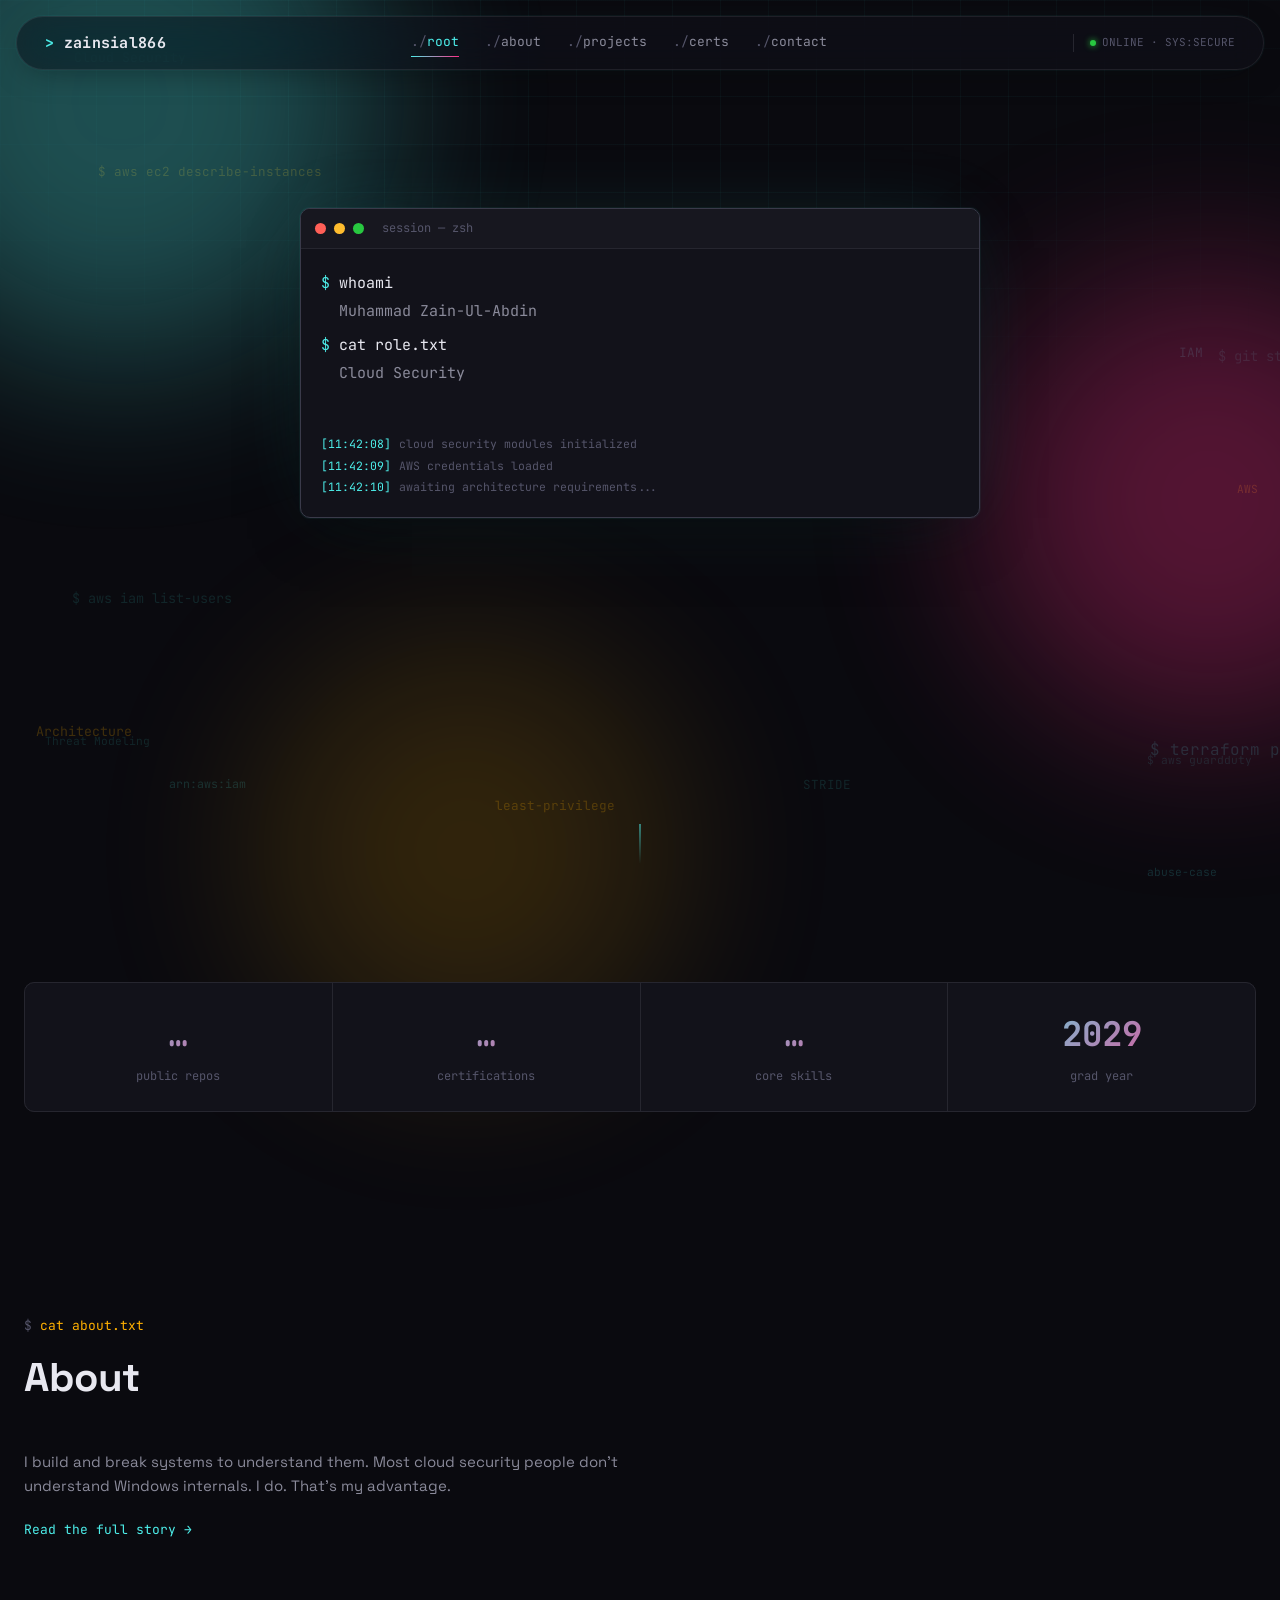
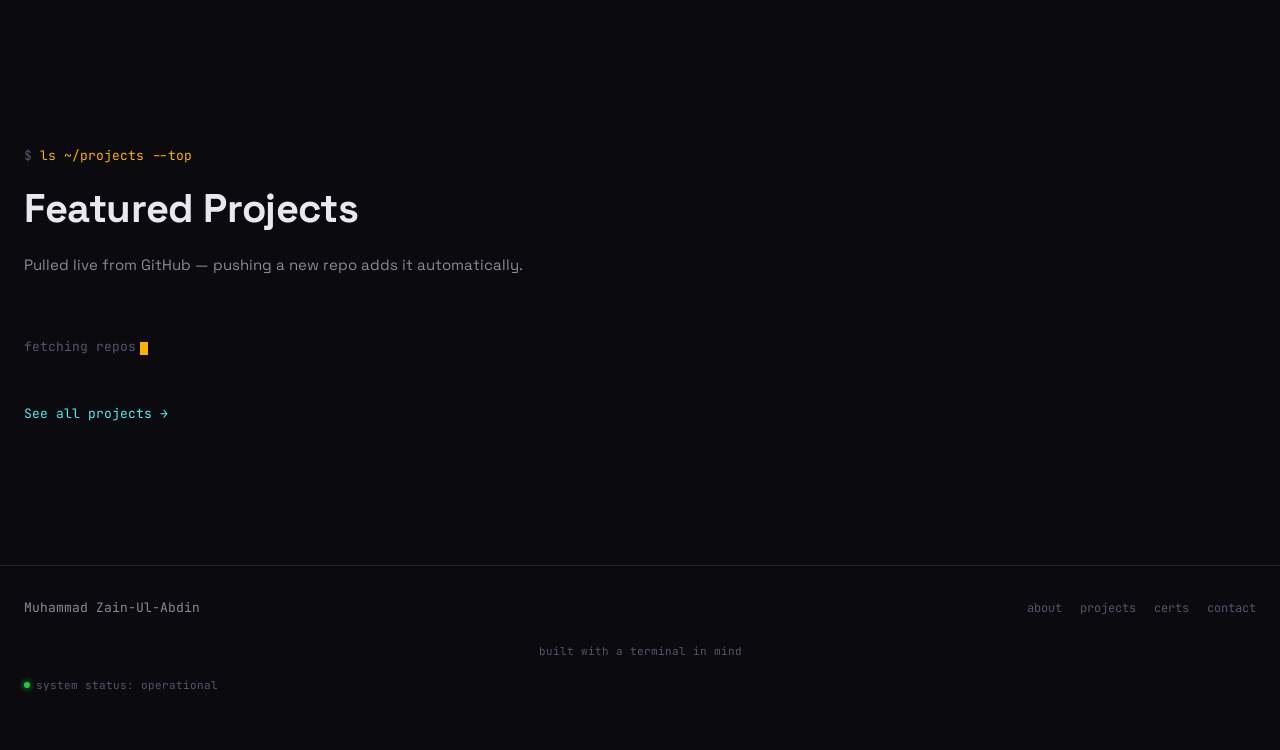
<file: index.html>
<!DOCTYPE html>
<html lang="en">
<head>
<meta charset="UTF-8">
<meta name="viewport" content="width=device-width, initial-scale=1.0">
<title>Muhammad Zain-Ul-Abdin — Offensive Security</title>
<meta name="description" content="Cybersecurity student exploring offensive security, Windows internals, and malware development.">
<link rel="preconnect" href="https://fonts.googleapis.com">
<link rel="preconnect" href="https://fonts.gstatic.com" crossorigin>
<link href="https://fonts.googleapis.com/css2?family=JetBrains+Mono:wght@400;500;700;800&family=Space+Grotesk:wght@400;500;600;700&display=swap" rel="stylesheet">
<link rel="icon" type="image/svg+xml" href="assets/favicon.svg">
<link rel="stylesheet" href="css/style.css">
</head>
<body data-page="home">

<div class="grid-overlay" aria-hidden="true"></div>
<div class="glow-orb glow-orb--1" aria-hidden="true"></div>
<div class="glow-orb glow-orb--2" aria-hidden="true"></div>
<div class="glow-orb glow-orb--3" aria-hidden="true"></div>

<div class="nav-wrap">
  <nav class="nav">
    <div class="nav__brand"><span class="nav__prompt">&gt;</span> <span data-nav-handle></span></div>
    <div class="nav__links">
      <a href="index.html" class="nav__link">root</a>
      <a href="about.html" class="nav__link">about</a>
      <a href="projects.html" class="nav__link">projects</a>
      <a href="certs.html" class="nav__link">certs</a>
      <a href="contact.html" class="nav__link">contact</a>
    </div>
    <div class="nav__status"><span class="nav__status-dot"></span>ONLINE &middot; SYS:SECURE</div>
  </nav>
</div>

<main>

  <section class="hero" id="hero">
    <div class="terminal" id="terminal">
      <div class="terminal__bar">
        <span class="dot dot--red"></span>
        <span class="dot dot--yellow"></span>
        <span class="dot dot--green"></span>
        <span class="terminal__title">session — zsh</span>
      </div>
      <div class="terminal__body" id="terminal-body" aria-live="polite"></div>
      <div class="activity-log" id="activity-log" style="padding:0 20px 18px;"></div>
    </div>
    <div class="hero__tagline-wrap">
      <h1 class="hero__tagline" id="hero-tagline"></h1>
      <p class="hero__location" id="hero-location"></p>
      <div class="status-chips" id="status-chips"></div>
    </div>
    <a href="#stats" class="scroll-cue" aria-label="Scroll down"><span class="scroll-cue__line"></span></a>
  </section>

  <section class="section" id="stats">
    <div class="stats">
      <div class="stat"><div class="stat__value" id="stat-projects">…</div><div class="stat__label">public repos</div></div>
      <div class="stat"><div class="stat__value" id="stat-certs">…</div><div class="stat__label">certifications</div></div>
      <div class="stat"><div class="stat__value" id="stat-skills">…</div><div class="stat__label">core skills</div></div>
      <div class="stat"><div class="stat__value">2029</div><div class="stat__label">grad year</div></div>
    </div>
  </section>

  <section class="section" id="about-teaser-section">
    <div class="section__header">
      <span class="section__label">cat about.txt</span>
      <h2 class="section__title">About</h2>
    </div>
    <p class="section__intro" id="about-teaser" style="max-width:640px;"></p>
    <p style="margin-top:18px;"><a href="about.html" class="cert-card__link" style="font-family:var(--font-mono);color:var(--accent-cyan);font-size:13px;">Read the full story</a></p>
  </section>

  <section class="section" id="featured">
    <div class="section__header">
      <span class="section__label">ls ~/projects --top</span>
      <h2 class="section__title">Featured Projects</h2>
      <p class="section__intro">Pulled live from GitHub — pushing a new repo adds it automatically.</p>
    </div>
    <div class="projects__grid" id="featured-projects">
      <p class="loading-state">fetching repos<span class="cursor"></span></p>
    </div>
    <p style="margin-top:22px;"><a href="projects.html" class="cert-card__link" style="font-family:var(--font-mono);color:var(--accent-cyan);font-size:13px;">See all projects</a></p>
  </section>

</main>

<footer class="footer">
  <span class="footer__name" data-footer-name></span>
  <div class="footer__links">
    <a href="about.html">about</a>
    <a href="projects.html">projects</a>
    <a href="certs.html">certs</a>
    <a href="contact.html">contact</a>
  </div>
  <span class="footer__note">built with a terminal in mind</span>
  <div class="footer__status"><span class="footer__status-dot"></span>system status: operational</div>
</footer>

<script src="js/data.js"></script>
<script src="js/github.js"></script>
<script src="js/script.js"></script>
</body>
</html>
</file>
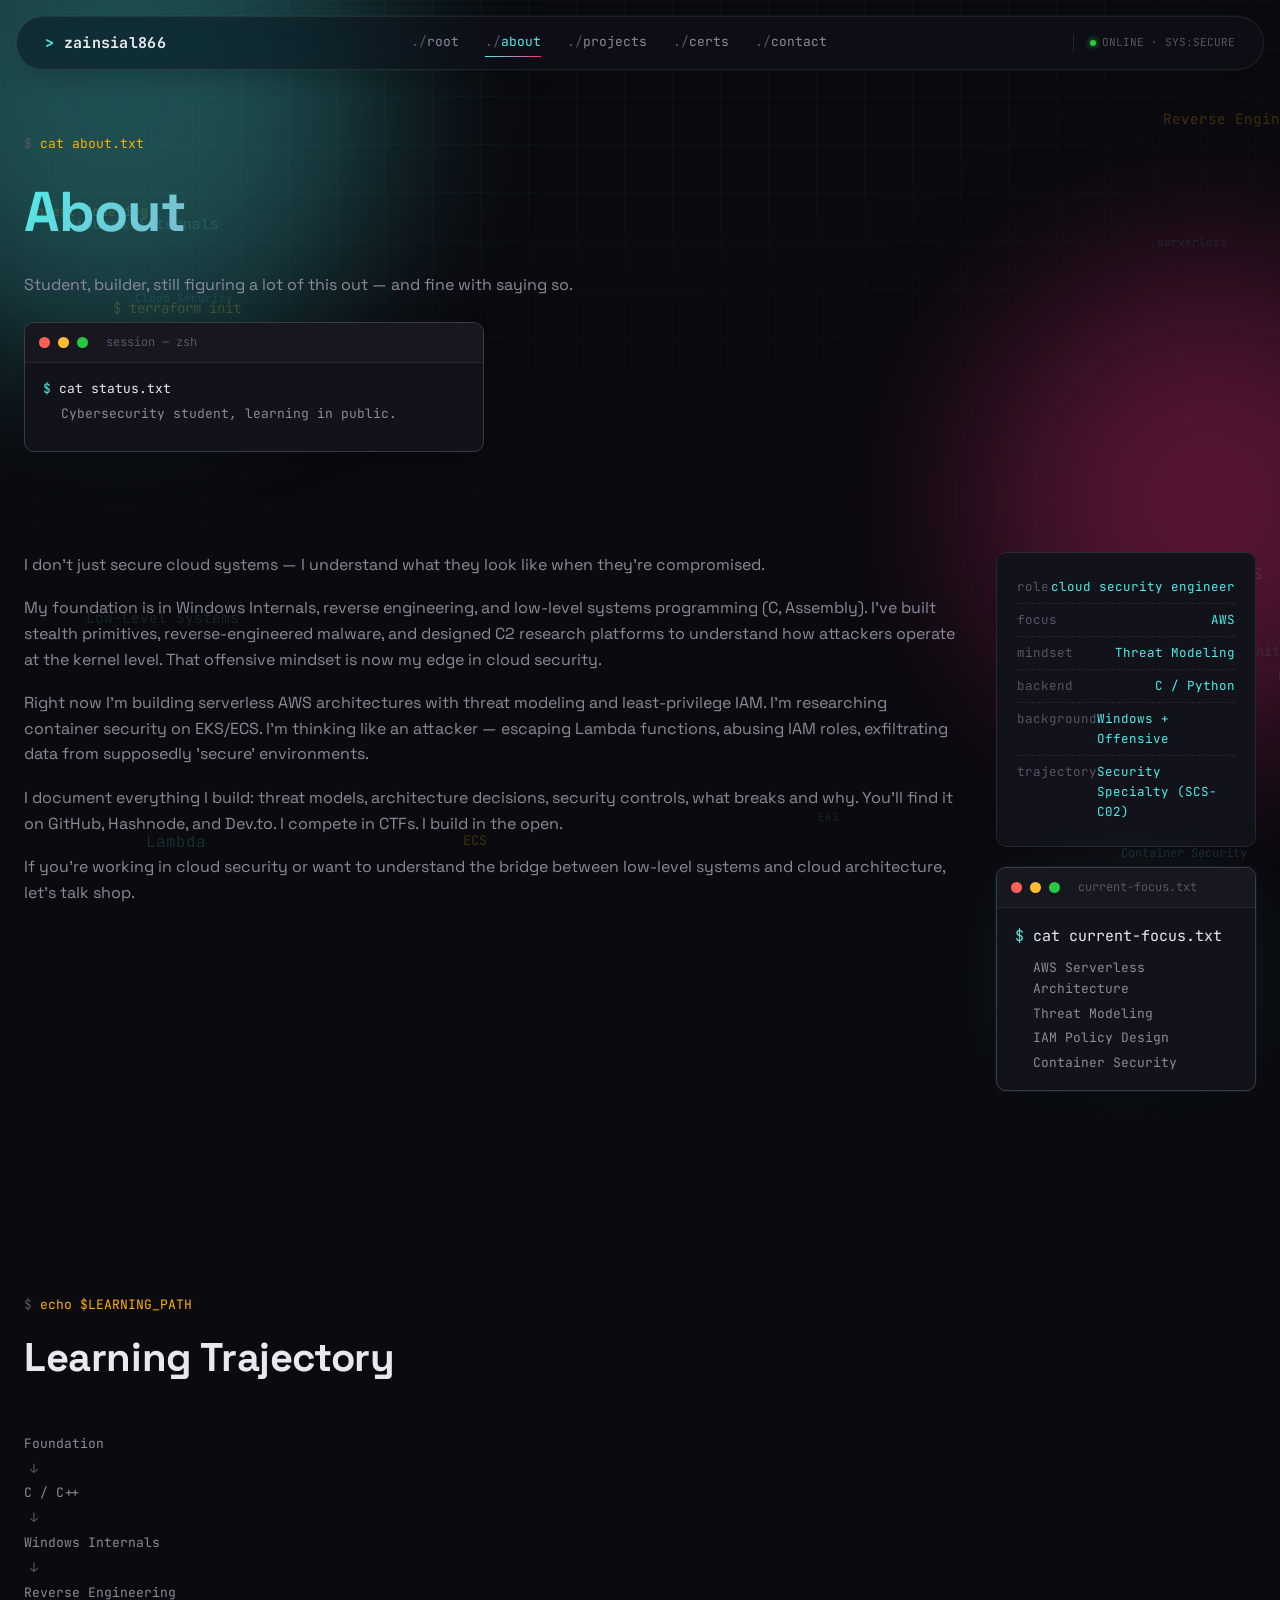
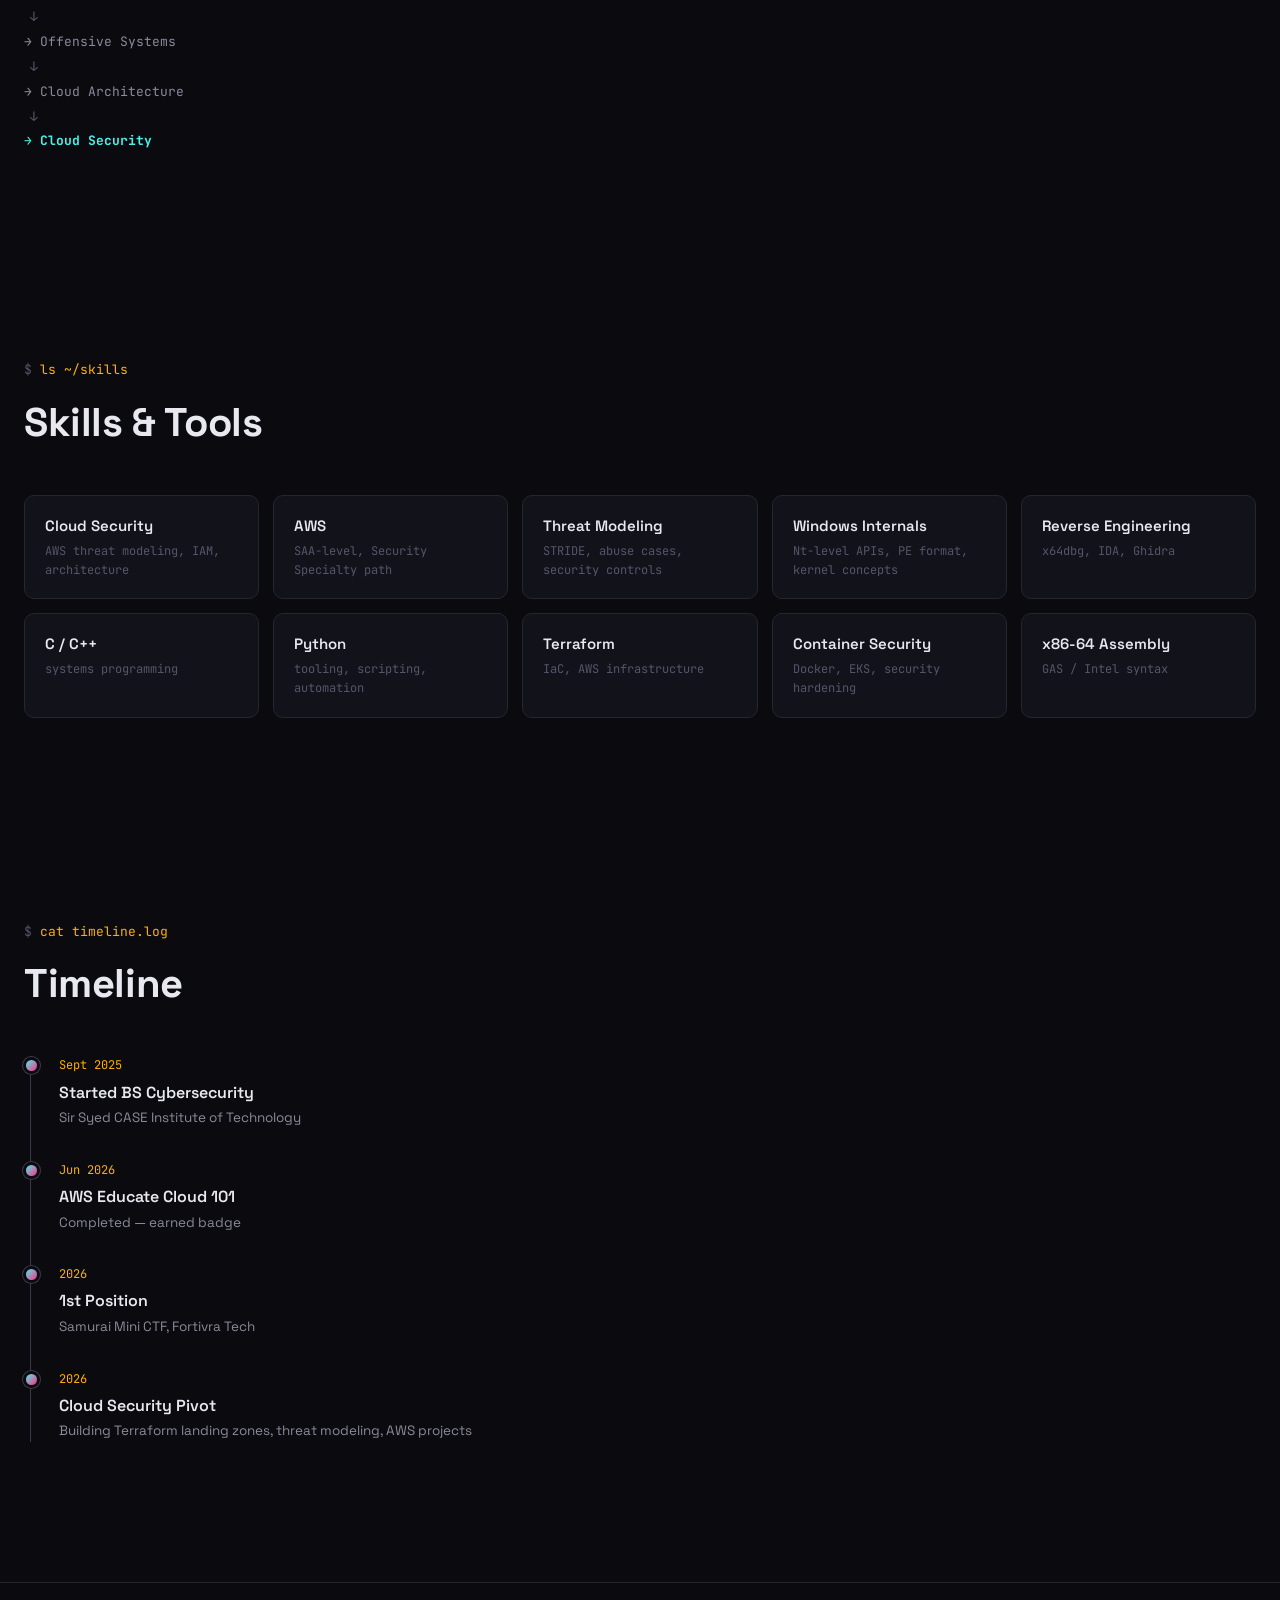
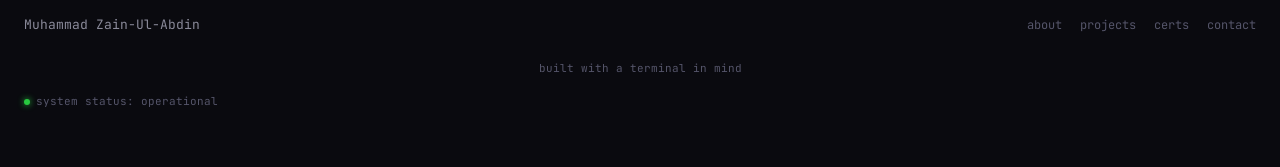
<file: about.html>
<!DOCTYPE html>
<html lang="en">
<head>
<meta charset="UTF-8">
<meta name="viewport" content="width=device-width, initial-scale=1.0">
<title>About — Muhammad Zain-Ul-Abdin</title>
<link rel="preconnect" href="https://fonts.googleapis.com">
<link rel="preconnect" href="https://fonts.gstatic.com" crossorigin>
<link href="https://fonts.googleapis.com/css2?family=JetBrains+Mono:wght@400;500;700;800&family=Space+Grotesk:wght@400;500;600;700&display=swap" rel="stylesheet">
<link rel="icon" type="image/svg+xml" href="assets/favicon.svg">
<link rel="stylesheet" href="css/style.css">
</head>
<body data-page="about">

<div class="grid-overlay" aria-hidden="true"></div>
<div class="glow-orb glow-orb--1" aria-hidden="true"></div>
<div class="glow-orb glow-orb--2" aria-hidden="true"></div>

<div class="nav-wrap">
  <nav class="nav">
    <div class="nav__brand"><span class="nav__prompt">&gt;</span> <span data-nav-handle></span></div>
    <div class="nav__links">
      <a href="index.html" class="nav__link">root</a>
      <a href="about.html" class="nav__link">about</a>
      <a href="projects.html" class="nav__link">projects</a>
      <a href="certs.html" class="nav__link">certs</a>
      <a href="contact.html" class="nav__link">contact</a>
    </div>
    <div class="nav__status"><span class="nav__status-dot"></span>ONLINE &middot; SYS:SECURE</div>
  </nav>
</div>

<main>
  <div class="page-hero">
    <div class="page-hero__eyebrow">cat about.txt</div>
    <h1 class="page-hero__title">About</h1>
    <p class="page-hero__sub">Student, builder, still figuring a lot of this out — and fine with saying so.</p>
    <div class="mini-terminal" id="about-mini-terminal">
      <div class="terminal__bar">
        <span class="dot dot--red"></span><span class="dot dot--yellow"></span><span class="dot dot--green"></span>
        <span class="terminal__title">session — zsh</span>
      </div>
      <div class="terminal__body"></div>
    </div>
  </div>

  <section class="section" id="about-body-section">
    <div class="about-grid">
      <div class="about__body" id="about-body" style="display:flex;flex-direction:column;gap:18px;color:var(--text-dim);font-size:16px;"></div>
      <div style="display:flex;flex-direction:column;gap:20px;">
        <div class="profile-panel reveal" id="profile-panel"></div>
        <div class="terminal reveal" style="width:100%;">
          <div class="terminal__bar">
            <span class="dot dot--red"></span><span class="dot dot--yellow"></span><span class="dot dot--green"></span>
            <span class="terminal__title">current-focus.txt</span>
          </div>
          <div class="terminal__body" style="min-height:unset;padding:16px 18px;">
            <div class="term-line"><span class="term-line__prompt">$ </span><span class="term-line__cmd">cat current-focus.txt</span></div>
            <div id="focus-terminal-list" style="padding-left:18px;font-size:13px;"></div>
          </div>
        </div>
      </div>
    </div>
  </section>

  <section class="section">
    <div class="section__header">
      <span class="section__label">echo $LEARNING_PATH</span>
      <h2 class="section__title">Learning Trajectory</h2>
    </div>
    <div class="trajectory reveal" id="trajectory"></div>
  </section>

  <section class="section">
    <div class="section__header">
      <span class="section__label">ls ~/skills</span>
      <h2 class="section__title">Skills & Tools</h2>
    </div>
    <div class="skills__grid" id="skills-grid"></div>
  </section>

  <section class="section">
    <div class="section__header">
      <span class="section__label">cat timeline.log</span>
      <h2 class="section__title">Timeline</h2>
    </div>
    <div class="timeline" id="timeline"></div>
  </section>
</main>

<footer class="footer">
  <span class="footer__name" data-footer-name></span>
  <div class="footer__links">
    <a href="about.html">about</a>
    <a href="projects.html">projects</a>
    <a href="certs.html">certs</a>
    <a href="contact.html">contact</a>
  </div>
  <span class="footer__note">built with a terminal in mind</span>
  <div class="footer__status"><span class="footer__status-dot"></span>system status: operational</div>
</footer>

<script src="js/data.js"></script>
<script src="js/github.js"></script>
<script src="js/script.js"></script>
</body>
</html>
</file>
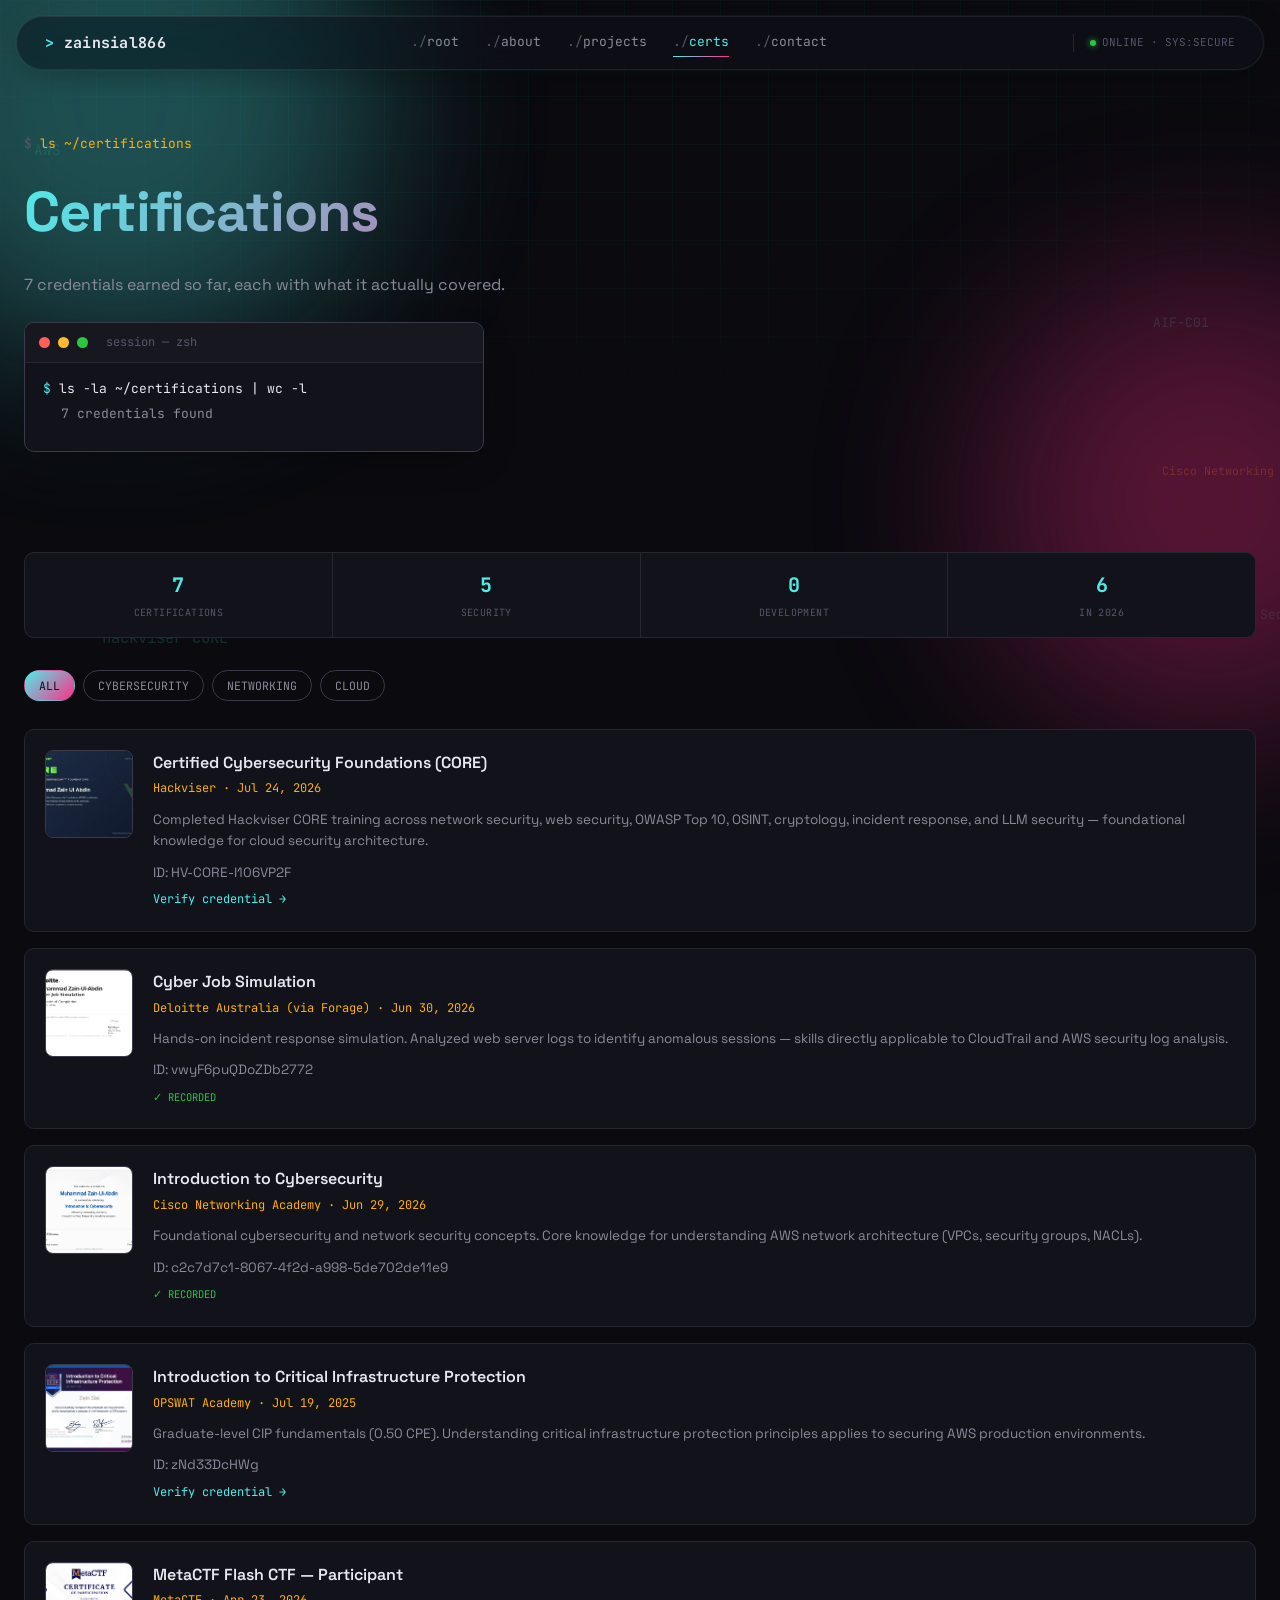
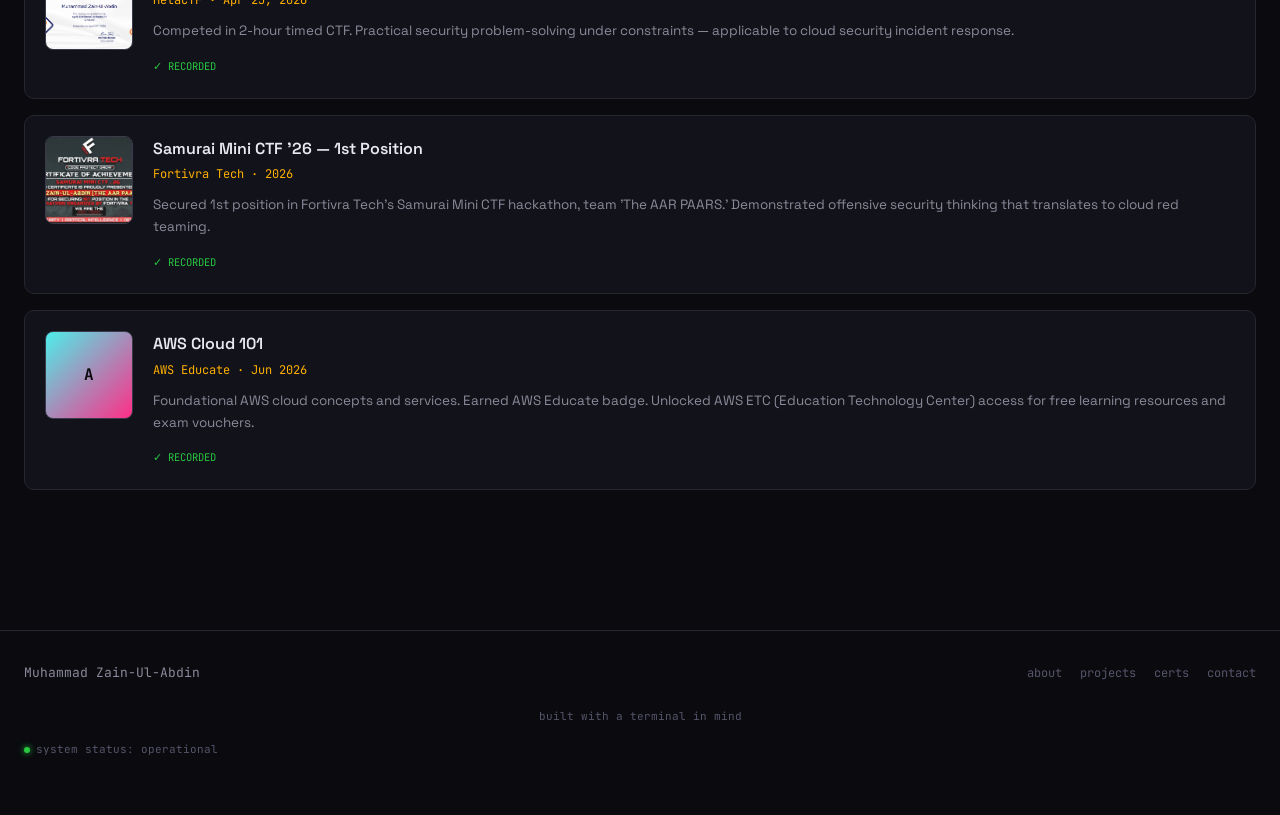
<file: certs.html>
<!DOCTYPE html>
<html lang="en">
<head>
<meta charset="UTF-8">
<meta name="viewport" content="width=device-width, initial-scale=1.0">
<title>Certifications — Muhammad Zain-Ul-Abdin</title>
<link rel="preconnect" href="https://fonts.googleapis.com">
<link rel="preconnect" href="https://fonts.gstatic.com" crossorigin>
<link href="https://fonts.googleapis.com/css2?family=JetBrains+Mono:wght@400;500;700;800&family=Space+Grotesk:wght@400;500;600;700&display=swap" rel="stylesheet">
<link rel="icon" type="image/svg+xml" href="assets/favicon.svg">
<link rel="stylesheet" href="css/style.css">
</head>
<body data-page="certs">

<div class="grid-overlay" aria-hidden="true"></div>
<div class="glow-orb glow-orb--1" aria-hidden="true"></div>
<div class="glow-orb glow-orb--2" aria-hidden="true"></div>

<div class="nav-wrap">
  <nav class="nav">
    <div class="nav__brand"><span class="nav__prompt">&gt;</span> <span data-nav-handle></span></div>
    <div class="nav__links">
      <a href="index.html" class="nav__link">root</a>
      <a href="about.html" class="nav__link">about</a>
      <a href="projects.html" class="nav__link">projects</a>
      <a href="certs.html" class="nav__link">certs</a>
      <a href="contact.html" class="nav__link">contact</a>
    </div>
    <div class="nav__status"><span class="nav__status-dot"></span>ONLINE &middot; SYS:SECURE</div>
  </nav>
</div>

<main>
  <div class="page-hero">
    <div class="page-hero__eyebrow">ls ~/certifications</div>
    <h1 class="page-hero__title">Certifications</h1>
    <p class="page-hero__sub"><span id="stat-certs-page">…</span> credentials earned so far, each with what it actually covered.</p>
    <div class="mini-terminal" id="certs-mini-terminal">
      <div class="terminal__bar">
        <span class="dot dot--red"></span><span class="dot dot--yellow"></span><span class="dot dot--green"></span>
        <span class="terminal__title">session — zsh</span>
      </div>
      <div class="terminal__body"></div>
    </div>
  </div>

  <section class="section">
    <div class="mini-stats" id="certs-stats">
      <div class="mini-stat"><div class="mini-stat__value">…</div><div class="mini-stat__label">CERTIFICATIONS</div></div>
    </div>
    <div class="filter-pills" id="certs-filter"></div>
    <div class="certs__list" id="certs-list"></div>
  </section>
</main>

<footer class="footer">
  <span class="footer__name" data-footer-name></span>
  <div class="footer__links">
    <a href="about.html">about</a>
    <a href="projects.html">projects</a>
    <a href="certs.html">certs</a>
    <a href="contact.html">contact</a>
  </div>
  <span class="footer__note">built with a terminal in mind</span>
  <div class="footer__status"><span class="footer__status-dot"></span>system status: operational</div>
</footer>

<script src="js/data.js"></script>
<script src="js/github.js"></script>
<script src="js/script.js"></script>
</body>
</html>
</file>
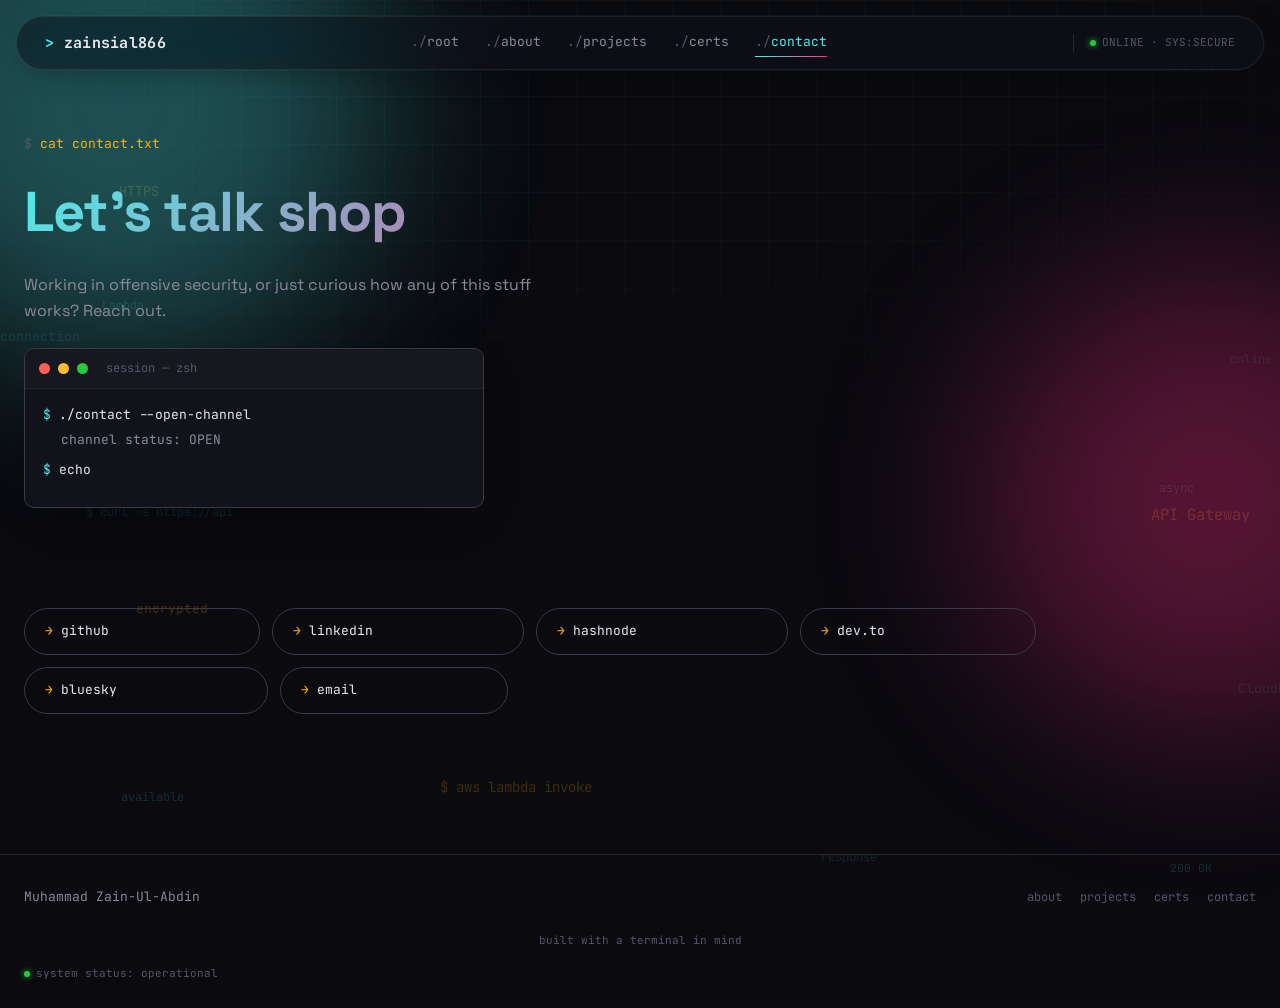
<file: contact.html>
<!DOCTYPE html>
<html lang="en">
<head>
<meta charset="UTF-8">
<meta name="viewport" content="width=device-width, initial-scale=1.0">
<title>Contact — Muhammad Zain-Ul-Abdin</title>
<link rel="preconnect" href="https://fonts.googleapis.com">
<link rel="preconnect" href="https://fonts.gstatic.com" crossorigin>
<link href="https://fonts.googleapis.com/css2?family=JetBrains+Mono:wght@400;500;700;800&family=Space+Grotesk:wght@400;500;600;700&display=swap" rel="stylesheet">
<link rel="icon" type="image/svg+xml" href="assets/favicon.svg">
<link rel="stylesheet" href="css/style.css">
</head>
<body data-page="contact">

<div class="grid-overlay" aria-hidden="true"></div>
<div class="glow-orb glow-orb--1" aria-hidden="true"></div>
<div class="glow-orb glow-orb--2" aria-hidden="true"></div>

<div class="nav-wrap">
  <nav class="nav">
    <div class="nav__brand"><span class="nav__prompt">&gt;</span> <span data-nav-handle></span></div>
    <div class="nav__links">
      <a href="index.html" class="nav__link">root</a>
      <a href="about.html" class="nav__link">about</a>
      <a href="projects.html" class="nav__link">projects</a>
      <a href="certs.html" class="nav__link">certs</a>
      <a href="contact.html" class="nav__link">contact</a>
    </div>
    <div class="nav__status"><span class="nav__status-dot"></span>ONLINE &middot; SYS:SECURE</div>
  </nav>
</div>

<main>
  <div class="page-hero">
    <div class="page-hero__eyebrow">cat contact.txt</div>
    <h1 class="page-hero__title">Let's talk shop</h1>
    <p class="page-hero__sub">Working in offensive security, or just curious how any of this stuff works? Reach out.</p>
    <div class="mini-terminal" id="contact-mini-terminal">
      <div class="terminal__bar">
        <span class="dot dot--red"></span><span class="dot dot--yellow"></span><span class="dot dot--green"></span>
        <span class="terminal__title">session — zsh</span>
      </div>
      <div class="terminal__body"></div>
    </div>
  </div>

  <section class="section">
    <div class="contact__links" id="contact-links"></div>
  </section>
</main>

<footer class="footer">
  <span class="footer__name" data-footer-name></span>
  <div class="footer__links">
    <a href="about.html">about</a>
    <a href="projects.html">projects</a>
    <a href="certs.html">certs</a>
    <a href="contact.html">contact</a>
  </div>
  <span class="footer__note">built with a terminal in mind</span>
  <div class="footer__status"><span class="footer__status-dot"></span>system status: operational</div>
</footer>

<script src="js/data.js"></script>
<script src="js/github.js"></script>
<script src="js/script.js"></script>
</body>
</html>
</file>
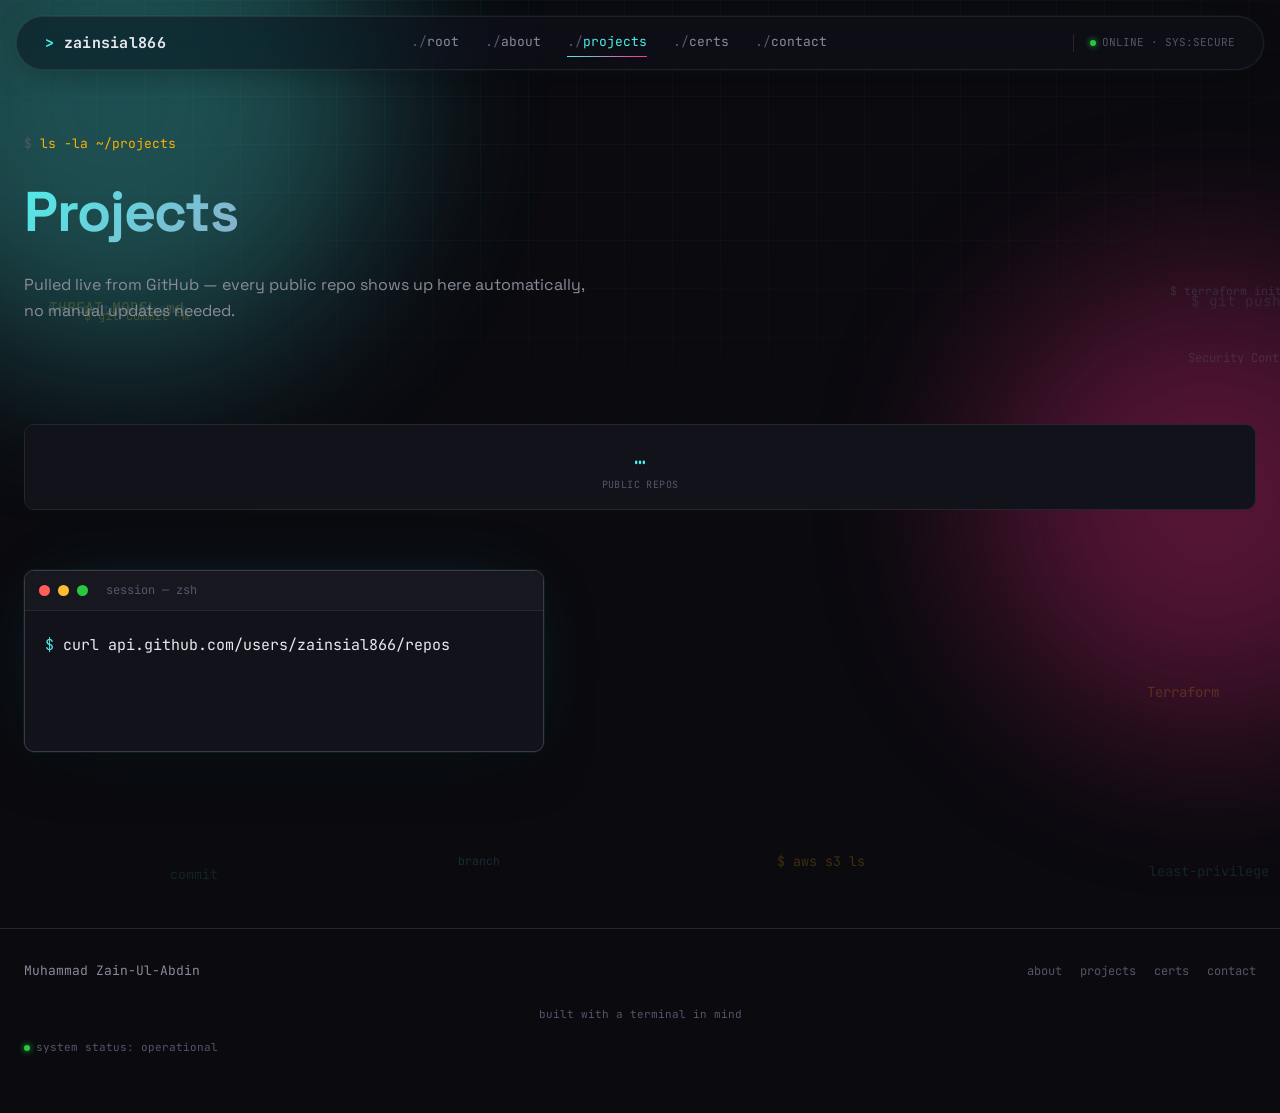
<file: projects.html>
<!DOCTYPE html>
<html lang="en">
<head>
<meta charset="UTF-8">
<meta name="viewport" content="width=device-width, initial-scale=1.0">
<title>Projects — Muhammad Zain-Ul-Abdin</title>
<link rel="preconnect" href="https://fonts.googleapis.com">
<link rel="preconnect" href="https://fonts.gstatic.com" crossorigin>
<link href="https://fonts.googleapis.com/css2?family=JetBrains+Mono:wght@400;500;700;800&family=Space+Grotesk:wght@400;500;600;700&display=swap" rel="stylesheet">
<link rel="icon" type="image/svg+xml" href="assets/favicon.svg">
<link rel="stylesheet" href="css/style.css">
</head>
<body data-page="projects">

<div class="grid-overlay" aria-hidden="true"></div>
<div class="glow-orb glow-orb--1" aria-hidden="true"></div>
<div class="glow-orb glow-orb--2" aria-hidden="true"></div>

<div class="nav-wrap">
  <nav class="nav">
    <div class="nav__brand"><span class="nav__prompt">&gt;</span> <span data-nav-handle></span></div>
    <div class="nav__links">
      <a href="index.html" class="nav__link">root</a>
      <a href="about.html" class="nav__link">about</a>
      <a href="projects.html" class="nav__link">projects</a>
      <a href="certs.html" class="nav__link">certs</a>
      <a href="contact.html" class="nav__link">contact</a>
    </div>
    <div class="nav__status"><span class="nav__status-dot"></span>ONLINE &middot; SYS:SECURE</div>
  </nav>
</div>

<main>
  <div class="page-hero">
    <div class="page-hero__eyebrow">ls -la ~/projects</div>
    <h1 class="page-hero__title">Projects</h1>
    <p class="page-hero__sub">Pulled live from GitHub — every public repo shows up here automatically, no manual updates needed.</p>
  </div>

  <section class="section">
    <div class="mini-stats" id="projects-stats">
      <div class="mini-stat"><div class="mini-stat__value">…</div><div class="mini-stat__label">PUBLIC REPOS</div></div>
    </div>
    <div class="filter-pills" id="projects-filter"></div>
    <div class="terminal" style="width:100%;max-width:520px;margin-bottom:36px;">
      <div class="terminal__bar">
        <span class="dot dot--red"></span>
        <span class="dot dot--yellow"></span>
        <span class="dot dot--green"></span>
        <span class="terminal__title">session — zsh</span>
      </div>
      <div class="terminal__body" id="loading-terminal"></div>
    </div>
    <div class="projects__grid" id="projects-grid"></div>
  </section>
</main>

<footer class="footer">
  <span class="footer__name" data-footer-name></span>
  <div class="footer__links">
    <a href="about.html">about</a>
    <a href="projects.html">projects</a>
    <a href="certs.html">certs</a>
    <a href="contact.html">contact</a>
  </div>
  <span class="footer__note">built with a terminal in mind</span>
  <div class="footer__status"><span class="footer__status-dot"></span>system status: operational</div>
</footer>

<script src="js/data.js"></script>
<script src="js/github.js"></script>
<script src="js/script.js"></script>
</body>
</html>
</file>
<file: css/style.css>
/* ============================================================
   TOKENS
   ============================================================ */
:root {
  --bg-void: #0a0a0f;
  --bg-panel: #12121a;
  --bg-panel-raised: #17171f;
  --border-dim: #26262f;
  --border-glow: #3a3a4a;

  --text-primary: #e8e8f0;
  --text-dim: #8a8a9a;
  --text-faint: #55556a;

  --accent-cyan: #4deeea;
  --accent-magenta: #ff2e88;
  --accent-amber: #ffb000;

  --grad-primary: linear-gradient(135deg, var(--accent-cyan) 0%, var(--accent-magenta) 100%);
  --grad-panel: linear-gradient(160deg, rgba(77,238,234,0.06) 0%, rgba(255,46,136,0.04) 100%);

  --font-mono: 'JetBrains Mono', ui-monospace, Menlo, monospace;
  --font-sans: 'Space Grotesk', -apple-system, sans-serif;

  --radius: 10px;
  --max-width: 1760px;
}

@media (prefers-reduced-motion: reduce) {
  *, *::before, *::after {
    animation-duration: 0.01ms !important;
    animation-iteration-count: 1 !important;
    transition-duration: 0.01ms !important;
    scroll-behavior: auto !important;
  }
}

/* ============================================================
   RESET / BASE
   ============================================================ */
* { box-sizing: border-box; margin: 0; padding: 0; }
html { scroll-behavior: smooth; }
body {
  background: var(--bg-void);
  color: var(--text-primary);
  font-family: var(--font-sans);
  line-height: 1.6;
  overflow-x: hidden;
  position: relative;
  min-height: 100vh;
  animation: pageFadeIn 0.5s ease;
}
@keyframes pageFadeIn { from { opacity: 0; } to { opacity: 1; } }
a { color: inherit; text-decoration: none; }
::selection { background: var(--accent-magenta); color: var(--bg-void); }
a:focus-visible, button:focus-visible {
  outline: 2px solid var(--accent-cyan);
  outline-offset: 3px;
  border-radius: 4px;
}
img { max-width: 100%; display: block; }

/* ============================================================
   AMBIENT BACKGROUND
   ============================================================ */
.grid-overlay {
  position: fixed;
  inset: 0;
  z-index: 0;
  pointer-events: none;
  background-image:
    linear-gradient(rgba(77,238,234,0.035) 1px, transparent 1px),
    linear-gradient(90deg, rgba(77,238,234,0.035) 1px, transparent 1px);
  background-size: 48px 48px;
  mask-image: radial-gradient(ellipse 80% 60% at 50% 0%, #000 40%, transparent 90%);
}
.glow-orb {
  position: fixed;
  border-radius: 50%;
  filter: blur(90px);
  z-index: 0;
  pointer-events: none;
  opacity: 0.3;
}
.glow-orb--1 { width: 520px; height: 520px; top: -160px; left: -140px; background: var(--accent-cyan); animation: drift1 18s ease-in-out infinite alternate; }
.glow-orb--2 { width: 460px; height: 460px; top: 30%; right: -160px; background: var(--accent-magenta); animation: drift2 21s ease-in-out infinite alternate; }
.glow-orb--3 { width: 420px; height: 420px; bottom: -160px; left: 20%; background: var(--accent-amber); opacity: 0.16; animation: drift3 25s ease-in-out infinite alternate-reverse; }
@keyframes drift1 { 0% { transform: translate(0,0) scale(1); } 50% { transform: translate(140px, 120px) scale(1.15); } 100% { transform: translate(40px, 200px) scale(0.95); } }
@keyframes drift2 { 0% { transform: translate(0,0) scale(1); } 50% { transform: translate(-160px, -80px) scale(1.1); } 100% { transform: translate(-60px, 60px) scale(0.9); } }
@keyframes drift3 { 0% { transform: translate(0,0) scale(1); } 50% { transform: translate(100px, -100px) scale(1.2); } 100% { transform: translate(-80px, -40px) scale(1); } }

.floating-cmds {
  position: fixed;
  inset: 0;
  overflow: hidden;
  z-index: 0;
  pointer-events: none;
}
.floating-cmd {
  position: absolute;
  font-family: var(--font-mono);
  font-size: 12px;
  white-space: nowrap;
  color: rgba(77,238,234,0.16);
  animation-name: floatSwim;
  animation-timing-function: ease-in-out;
  animation-iteration-count: infinite;
  pointer-events: auto;
  transition: color 0.25s ease, text-shadow 0.25s ease, transform 0.2s ease;
}
.floating-cmd--dim { color: rgba(77,238,234,0.12); }
.floating-cmd--bright { color: rgba(77,238,234,0.24); }
.floating-cmd:hover {
  color: rgba(77,238,234,0.95);
  text-shadow: 0 0 12px rgba(77,238,234,0.7);
  transform: scale(1.08);
}
.floating-cmd--magenta.floating-cmd--dim { color: rgba(255,46,136,0.11); }
.floating-cmd--magenta.floating-cmd--bright { color: rgba(255,46,136,0.22); }
.floating-cmd--magenta:hover { color: rgba(255,46,136,0.95); text-shadow: 0 0 12px rgba(255,46,136,0.7); }
.floating-cmd--amber.floating-cmd--dim { color: rgba(255,176,0,0.11); }
.floating-cmd--amber.floating-cmd--bright { color: rgba(255,176,0,0.22); }
.floating-cmd--amber:hover { color: rgba(255,176,0,0.95); text-shadow: 0 0 12px rgba(255,176,0,0.7); }
@keyframes floatSwim {
  0%   { transform: translateY(0) rotate(var(--rot, 12deg)); opacity: 0.5; }
  50%  { transform: translateY(-36px) rotate(calc(var(--rot, 12deg) * -1)); opacity: 0.9; }
  100% { transform: translateY(0) rotate(var(--rot, 12deg)); opacity: 0.5; }
}
@media (max-width: 900px) {
  .floating-cmds { display: none; }
}

/* Small inline terminal used on about/certs/contact page heroes */
.mini-terminal {
  width: min(460px, 100%);
  background: var(--bg-panel);
  border: 1px solid var(--border-glow);
  border-radius: var(--radius);
  overflow: hidden;
  margin-top: 24px;
  box-shadow: 0 12px 40px -18px rgba(0,0,0,0.6);
}
.mini-terminal .terminal__body { padding: 16px 18px; font-size: 13px; min-height: unset; }
.nav-wrap {
  position: sticky;
  top: 16px;
  z-index: 50;
  display: flex;
  justify-content: center;
  padding: 0 16px;
}
.nav {
  width: 100%;
  max-width: 1680px;
  display: flex;
  align-items: center;
  justify-content: space-between;
  gap: 20px;
  padding: 14px 28px;
  background: rgba(18,18,26,0.55);
  backdrop-filter: blur(18px) saturate(150%);
  -webkit-backdrop-filter: blur(18px) saturate(150%);
  border: 1px solid rgba(255,255,255,0.08);
  border-radius: 999px;
  box-shadow: 0 8px 32px -12px rgba(0,0,0,0.5), 0 0 0 1px rgba(77,238,234,0.04), 0 0 40px -20px rgba(77,238,234,0.15);
  transition: transform 0.25s ease, box-shadow 0.25s ease;
}
.nav:hover { transform: translateY(-1px); box-shadow: 0 12px 40px -12px rgba(0,0,0,0.55), 0 0 0 1px rgba(77,238,234,0.08), 0 0 50px -18px rgba(77,238,234,0.22); }
.nav__brand {
  font-family: var(--font-mono);
  font-weight: 700;
  font-size: 15px;
  letter-spacing: 0.02em;
  white-space: nowrap;
  cursor: pointer;
}
.nav__prompt { color: var(--accent-cyan); }
.nav__links {
  display: flex;
  align-items: center;
  gap: clamp(14px, 3vw, 26px);
  font-family: var(--font-mono);
  font-size: 13px;
}
.nav__link {
  color: var(--text-dim);
  position: relative;
  transition: color 0.2s ease;
  white-space: nowrap;
  padding-bottom: 2px;
}
.nav__link::before { content: "./"; color: var(--text-faint); }
.nav__link::after {
  content: "";
  position: absolute;
  left: 0; bottom: -3px;
  width: 0; height: 1px;
  background: var(--grad-primary);
  transition: width 0.25s ease;
}
.nav__link:hover, .nav__link.is-active { color: var(--accent-cyan); }
.nav__link.is-active::after { width: 100%; }
.nav__status {
  display: flex;
  align-items: center;
  gap: 6px;
  font-family: var(--font-mono);
  font-size: 11px;
  color: var(--text-faint);
  white-space: nowrap;
  padding-left: 16px;
  border-left: 1px solid var(--border-dim);
}
.nav__status-dot {
  width: 6px; height: 6px; border-radius: 50%;
  background: #28c840;
  box-shadow: 0 0 6px #28c840;
  animation: statusPulse 2s ease-in-out infinite;
}
@keyframes statusPulse { 0%,100% { opacity: 1; } 50% { opacity: 0.4; } }
@media (max-width: 860px) {
  .nav__status { display: none; }
}
@media (max-width: 640px) {
  .nav { padding: 12px 18px; border-radius: 22px; }
  .nav__links { gap: 12px; font-size: 11.5px; }
}

/* ============================================================
   LAYOUT HELPERS
   ============================================================ */
main { position: relative; z-index: 1; }
.section {
  max-width: var(--max-width);
  margin: 0 auto;
  padding: clamp(56px, 9vw, 100px) clamp(20px, 5vw, 24px);
}
.section__header { margin-bottom: 40px; }
.section__label {
  display: inline-block;
  font-family: var(--font-mono);
  font-size: 13px;
  color: var(--accent-amber);
  margin-bottom: 10px;
}
.section__label::before { content: "$ "; color: var(--text-faint); }
.section__title { font-size: clamp(28px, 4vw, 40px); font-weight: 700; letter-spacing: -0.01em; }
.section__intro { color: var(--text-dim); max-width: 560px; margin-top: 12px; font-size: 15px; }
.page-hero {
  max-width: var(--max-width);
  margin: 0 auto;
  padding: clamp(48px, 8vw, 80px) clamp(20px, 5vw, 24px) 0;
}
.page-hero__eyebrow {
  font-family: var(--font-mono);
  font-size: 13px;
  color: var(--accent-amber);
  margin-bottom: 12px;
}
.page-hero__eyebrow::before { content: "$ "; color: var(--text-faint); }
.page-hero__title {
  font-size: clamp(34px, 6vw, 56px);
  font-weight: 700;
  letter-spacing: -0.02em;
  background: var(--grad-primary);
  -webkit-background-clip: text;
  background-clip: text;
  color: transparent;
  max-width: 780px;
}
.page-hero__sub { color: var(--text-dim); max-width: 560px; margin-top: 16px; font-size: 16px; }

.reveal { opacity: 0; transform: translateY(16px); transition: opacity 0.6s ease, transform 0.6s ease; }
.reveal.is-visible { opacity: 1; transform: translateY(0); }

/* ============================================================
   HERO (home)
   ============================================================ */
.hero {
  min-height: 92vh;
  display: flex;
  flex-direction: column;
  align-items: center;
  justify-content: center;
  padding: 60px 20px 60px;
  position: relative;
  gap: 36px;
}
.terminal {
  width: min(680px, 92vw);
  background: var(--bg-panel);
  border: 1px solid var(--border-glow);
  border-radius: var(--radius);
  overflow: hidden;
  box-shadow: 0 0 0 1px rgba(77,238,234,0.05), 0 20px 60px -20px rgba(0,0,0,0.6), 0 0 80px -20px rgba(77,238,234,0.15);
}
.terminal__bar { display: flex; align-items: center; gap: 8px; padding: 10px 14px; background: var(--bg-panel-raised); border-bottom: 1px solid var(--border-dim); }
.dot { width: 11px; height: 11px; border-radius: 50%; }
.dot--red { background: #ff5f57; } .dot--yellow { background: #febc2e; } .dot--green { background: #28c840; }
.terminal__title { margin-left: 10px; font-family: var(--font-mono); font-size: 12px; color: var(--text-faint); }
.terminal__body { padding: 22px 20px 26px; font-family: var(--font-mono); font-size: clamp(13px, 2.4vw, 15px); min-height: 140px; }
.term-line { margin-bottom: 10px; }
.term-line__prompt { color: var(--accent-cyan); }
.term-line__cmd { color: var(--text-primary); }
.term-line__output { color: var(--text-dim); display: block; margin-top: 4px; padding-left: 18px; }
.cursor { display: inline-block; width: 8px; height: 1em; background: var(--accent-amber); vertical-align: text-bottom; animation: blink 1s step-end infinite; }
@keyframes blink { 50% { opacity: 0; } }

.hero__tagline-wrap { text-align: center; opacity: 0; transform: translateY(10px); transition: opacity 0.8s ease, transform 0.8s ease; }
.hero__tagline-wrap.is-visible { opacity: 1; transform: translateY(0); }
.hero__tagline { font-size: clamp(20px, 3.6vw, 30px); font-weight: 600; max-width: 680px; background: var(--grad-primary); -webkit-background-clip: text; background-clip: text; color: transparent; }
.hero__location { margin-top: 10px; font-family: var(--font-mono); font-size: 13px; color: var(--text-faint); }

.scroll-cue { position: absolute; bottom: 18px; left: 50%; transform: translateX(-50%); width: 1px; height: 40px; }
.scroll-cue__line { display: block; width: 1px; height: 100%; background: linear-gradient(var(--accent-cyan), transparent); animation: scrollpulse 1.8s ease-in-out infinite; }
@keyframes scrollpulse { 0%,100% { opacity: 0.2; } 50% { opacity: 1; } }

/* ============================================================
   STATS STRIP
   ============================================================ */
.stats {
  display: grid;
  grid-template-columns: repeat(auto-fit, minmax(140px, 1fr));
  gap: 1px;
  background: var(--border-dim);
  border: 1px solid var(--border-dim);
  border-radius: var(--radius);
  overflow: hidden;
}
.stat {
  background: var(--bg-panel);
  padding: 24px 20px;
  text-align: center;
}
.stat__value {
  font-family: var(--font-mono);
  font-size: clamp(24px, 4vw, 34px);
  font-weight: 700;
  background: var(--grad-primary);
  -webkit-background-clip: text;
  background-clip: text;
  color: transparent;
}
.stat__label { font-size: 12px; color: var(--text-faint); margin-top: 6px; font-family: var(--font-mono); }

/* ============================================================
   SKILLS
   ============================================================ */
.skills__grid { display: grid; grid-template-columns: repeat(auto-fill, minmax(220px, 1fr)); gap: 14px; }
.skill-card {
  background: var(--bg-panel);
  border: 1px solid var(--border-dim);
  border-radius: var(--radius);
  padding: 18px 20px;
  transition: border-color 0.2s ease, transform 0.2s ease;
}
.skill-card:hover { border-color: var(--accent-cyan); transform: translateY(-2px); }
.skill-card__name { font-weight: 600; font-size: 15px; }
.skill-card__note { font-family: var(--font-mono); font-size: 12px; color: var(--text-faint); margin-top: 4px; }

/* ============================================================
   TIMELINE
   ============================================================ */
.timeline { display: flex; flex-direction: column; gap: 0; border-left: 1px solid var(--border-glow); padding-left: 28px; margin-left: 6px; }
.timeline__item { position: relative; padding-bottom: 32px; }
.timeline__item:last-child { padding-bottom: 0; }
.timeline__item::before {
  content: "";
  position: absolute;
  left: -33px;
  top: 4px;
  width: 11px;
  height: 11px;
  border-radius: 50%;
  background: var(--grad-primary);
  box-shadow: 0 0 0 3px var(--bg-void), 0 0 0 4px var(--border-glow);
}
.timeline__date { font-family: var(--font-mono); font-size: 12px; color: var(--accent-amber); }
.timeline__label { font-weight: 600; margin-top: 4px; }
.timeline__detail { font-size: 13.5px; color: var(--text-dim); margin-top: 2px; }

/* ============================================================
   PROJECTS
   ============================================================ */
.projects__grid { display: grid; grid-template-columns: repeat(auto-fill, minmax(300px, 1fr)); gap: 18px; }
.project-card {
  display: block;
  background: var(--bg-panel);
  background-image: var(--grad-panel);
  border: 1px solid var(--border-dim);
  border-radius: var(--radius);
  padding: 24px;
  transition: transform 0.25s ease, border-color 0.25s ease, box-shadow 0.25s ease;
}
.project-card:hover { transform: translateY(-4px); border-color: var(--accent-cyan); box-shadow: 0 12px 40px -14px rgba(77,238,234,0.25); }
.project-card__dir { font-family: var(--font-mono); font-size: 11px; color: var(--text-faint); margin-bottom: 8px; }
.project-card__dir::before { content: "📁 "; }
.project-card__name { font-size: 17px; font-weight: 600; margin-bottom: 10px; color: var(--text-primary); }
.project-card__desc { font-size: 13.5px; color: var(--text-dim); margin-bottom: 16px; line-height: 1.6; }
.project-card__tags { display: flex; flex-wrap: wrap; gap: 6px; margin-bottom: 14px; }
.tag { font-family: var(--font-mono); font-size: 11px; padding: 3px 9px; border-radius: 999px; border: 1px solid var(--border-glow); color: var(--accent-cyan); background: rgba(77,238,234,0.06); }
.project-card__meta { display: flex; gap: 14px; font-family: var(--font-mono); font-size: 11.5px; color: var(--text-faint); border-top: 1px solid var(--border-dim); padding-top: 12px; }
.project-card__meta span::before { margin-right: 4px; }
.project-card__stars::before { content: "★"; color: var(--accent-amber); }
.project-card__updated::before { content: "↻"; }

.loading-state { font-family: var(--font-mono); font-size: 13px; color: var(--text-faint); padding: 20px 0; }
.loading-state .cursor { margin-left: 4px; }

/* ============================================================
   CERTS
   ============================================================ */
.certs__list { display: flex; flex-direction: column; gap: 16px; }
.cert-card {
  display: grid;
  grid-template-columns: 88px 1fr;
  gap: 20px;
  background: var(--bg-panel);
  border: 1px solid var(--border-dim);
  border-radius: var(--radius);
  padding: 20px;
  transition: border-color 0.25s ease;
}
.cert-card:hover { border-color: var(--accent-magenta); }
.cert-card__img { width: 88px; height: 88px; border-radius: 8px; object-fit: cover; border: 1px solid var(--border-glow); }
.cert-card__name { font-size: 16px; font-weight: 600; margin-bottom: 4px; }
.cert-card__meta { font-family: var(--font-mono); font-size: 12px; color: var(--accent-amber); margin-bottom: 10px; }
.cert-card__desc { font-size: 13.5px; color: var(--text-dim); line-height: 1.6; margin-bottom: 10px; }
.cert-card__link { font-family: var(--font-mono); font-size: 12px; color: var(--accent-cyan); }
.cert-card__link::after { content: " →"; }
@media (max-width: 560px) {
  .cert-card { grid-template-columns: 56px 1fr; }
  .cert-card__img { width: 56px; height: 56px; }
}

/* ============================================================
   CONTACT
   ============================================================ */
.contact__text { color: var(--text-dim); max-width: 520px; margin-bottom: 28px; font-size: 15px; }
.contact__links { display: flex; flex-wrap: wrap; gap: 12px; }
.contact__link {
  font-family: var(--font-mono);
  font-size: 13px;
  padding: 12px 20px;
  border: 1px solid var(--border-glow);
  border-radius: 999px;
  color: var(--text-primary);
  transition: border-color 0.2s ease, background 0.2s ease, transform 0.2s ease;
}
.contact__link::before { content: "→ "; color: var(--accent-amber); }
.contact__link:hover { border-color: transparent; background: var(--grad-primary); color: var(--bg-void); transform: translateY(-2px); }
.contact__link:hover::before { color: var(--bg-void); }

/* ============================================================
   FOOTER
   ============================================================ */
.footer {
  position: relative;
  z-index: 1;
  max-width: var(--max-width);
  margin: 0 auto;
  display: flex;
  flex-wrap: wrap;
  align-items: center;
  justify-content: space-between;
  gap: 16px;
  padding: 32px clamp(20px, 5vw, 24px) 56px;
  border-top: 1px solid var(--border-dim);
  margin-top: 40px;
}
.footer__name { font-family: var(--font-mono); font-size: 13px; color: var(--text-dim); }
.footer__links { display: flex; gap: 18px; font-family: var(--font-mono); font-size: 12px; }
.footer__links a { color: var(--text-faint); transition: color 0.2s ease; }
.footer__links a:hover { color: var(--accent-cyan); }
.footer__note { font-family: var(--font-mono); font-size: 11px; color: var(--text-faint); width: 100%; text-align: center; margin-top: 8px; }
.footer__status {
  display: flex;
  align-items: center;
  gap: 6px;
  font-family: var(--font-mono);
  font-size: 11px;
  color: var(--text-faint);
}
.footer__status-dot { width: 6px; height: 6px; border-radius: 50%; background: #28c840; box-shadow: 0 0 6px #28c840; animation: statusPulse 2s ease-in-out infinite; }

/* ============================================================
   HUD SIDEBARS — desktop only, decorative + informational
   ============================================================ */
.hud-stack {
  position: fixed;
  top: 108px;
  width: 172px;
  z-index: 2;
  display: flex;
  flex-direction: column;
  gap: 12px;
  opacity: 0;
  transition: opacity 0.6s ease;
}
.hud-stack.is-visible { opacity: 1; }
.hud-stack--left { left: max(20px, 3.5vw); }
.hud-stack--right { right: max(20px, 3.5vw); }
.hud {
  font-family: var(--font-mono);
  font-size: 11px;
  background: rgba(18,18,26,0.45);
  backdrop-filter: blur(10px);
  border: 1px solid var(--border-dim);
  border-radius: 10px;
  padding: 13px 14px;
  transition: border-color 0.25s ease, transform 0.2s ease;
}
.hud:hover { border-color: var(--border-glow); transform: translateX(2px); }
.hud--left:hover, .hud-stack--right .hud:hover { transform: translateX(-2px); }
.hud__title { color: var(--accent-amber); font-size: 10px; letter-spacing: 0.06em; margin-bottom: 9px; padding-bottom: 7px; border-bottom: 1px solid var(--border-dim); }
.hud__row { display: flex; justify-content: space-between; gap: 8px; margin-bottom: 5px; color: var(--text-dim); }
.hud__row span:first-child { color: var(--text-faint); }
.hud__row span:last-child { color: var(--text-primary); text-align: right; }
.hud__tags { display: flex; flex-wrap: wrap; gap: 5px; }
.hud__tag { border: 1px solid var(--border-glow); border-radius: 4px; padding: 2px 6px; color: var(--accent-cyan); font-size: 9.5px; }
.hud__focus-item { color: var(--text-dim); margin-bottom: 5px; font-size: 10.5px; }
.hud__focus-item b { color: var(--accent-cyan); margin-right: 6px; }
.hud__ping { display: flex; align-items: center; gap: 6px; margin-top: 4px; color: var(--text-faint); font-size: 10px; }
.hud__term-line { color: var(--text-faint); font-size: 10px; margin-bottom: 2px; }
.hud__term-line b { color: var(--accent-cyan); }
@media (max-width: 1560px) {
  .hud-stack { display: none; }
}
@media (min-width: 1561px) {
  body[data-page="home"] .hero,
  body[data-page="home"] .section {
    padding-left: 232px;
    padding-right: 232px;
  }
}

/* ============================================================
   STATUS CHIPS (home)
   ============================================================ */
.status-chips { display: flex; flex-wrap: wrap; gap: 8px; justify-content: center; margin-top: 18px; }
.status-chip {
  font-family: var(--font-mono);
  font-size: 10.5px;
  letter-spacing: 0.04em;
  padding: 5px 12px;
  border: 1px solid var(--border-glow);
  border-radius: 999px;
  color: var(--text-dim);
  background: rgba(255,255,255,0.02);
}

/* ============================================================
   ACTIVITY LOG (home)
   ============================================================ */
.activity-log { font-family: var(--font-mono); font-size: 11.5px; color: var(--text-faint); margin-top: 14px; text-align: left; }
.activity-log__line { margin-bottom: 3px; opacity: 0; animation: fadeInLine 0.5s ease forwards; }
.activity-log__line .time { color: var(--accent-cyan); margin-right: 8px; }
@keyframes fadeInLine { to { opacity: 1; } }

/* ============================================================
   PROFILE PANEL + TRAJECTORY (about)
   ============================================================ */
.profile-panel {
  font-family: var(--font-mono);
  font-size: 12.5px;
  background: var(--bg-panel);
  border: 1px solid var(--border-dim);
  border-radius: var(--radius);
  padding: 18px 20px;
}
.profile-panel__row { display: flex; justify-content: space-between; padding: 6px 0; border-bottom: 1px dashed var(--border-dim); }
.profile-panel__row:last-child { border-bottom: none; }
.profile-panel__row span:first-child { color: var(--text-faint); }
.profile-panel__row span:last-child { color: var(--accent-cyan); }

.trajectory { display: flex; flex-direction: column; align-items: flex-start; font-family: var(--font-mono); font-size: 13px; }
.trajectory__step { color: var(--text-dim); padding: 4px 0; }
.trajectory__step--last { color: var(--accent-cyan); font-weight: 700; }
.trajectory__arrow { color: var(--text-faint); padding-left: 6px; }

.about-grid { display: grid; grid-template-columns: 1fr 260px; gap: 40px; align-items: start; }
@media (max-width: 860px) { .about-grid { grid-template-columns: 1fr; } }

/* ============================================================
   FILTER PILLS (projects / certs)
   ============================================================ */
.filter-pills { display: flex; flex-wrap: wrap; gap: 8px; margin-bottom: 28px; }
.filter-pill {
  font-family: var(--font-mono);
  font-size: 11.5px;
  padding: 7px 14px;
  border-radius: 999px;
  border: 1px solid var(--border-glow);
  color: var(--text-dim);
  cursor: pointer;
  background: transparent;
  transition: all 0.2s ease;
}
.filter-pill:hover { border-color: var(--accent-cyan); color: var(--accent-cyan); }
.filter-pill.is-active { background: var(--grad-primary); color: var(--bg-void); border-color: transparent; }

/* ============================================================
   STATS PANEL (projects / certs page-specific)
   ============================================================ */
.mini-stats { display: grid; grid-template-columns: repeat(auto-fit, minmax(130px,1fr)); gap: 1px; background: var(--border-dim); border: 1px solid var(--border-dim); border-radius: var(--radius); overflow: hidden; margin-bottom: 32px; }
.mini-stat { background: var(--bg-panel); padding: 16px; text-align: center; font-family: var(--font-mono); }
.mini-stat__value { font-size: 20px; font-weight: 700; color: var(--accent-cyan); }
.mini-stat__label { font-size: 10px; color: var(--text-faint); margin-top: 4px; letter-spacing: 0.04em; }

.verified-badge { display: inline-flex; align-items: center; gap: 4px; font-family: var(--font-mono); font-size: 10.5px; color: #28c840; margin-top: 6px; }

.channel-status { font-family: var(--font-mono); font-size: 12px; color: var(--text-dim); margin: 6px 0 4px; }
.channel-status .ok { color: #28c840; }
.link-status { font-family: var(--font-mono); font-size: 10.5px; color: var(--text-faint); margin-left: 10px; opacity: 0; transition: opacity 0.2s ease; }
.contact__link:hover .link-status { opacity: 1; }

/* ============================================================
   RESPONSIVE
   ============================================================ */
@media (max-width: 640px) {
  .hero { padding-top: 40px; }
}
</file>
